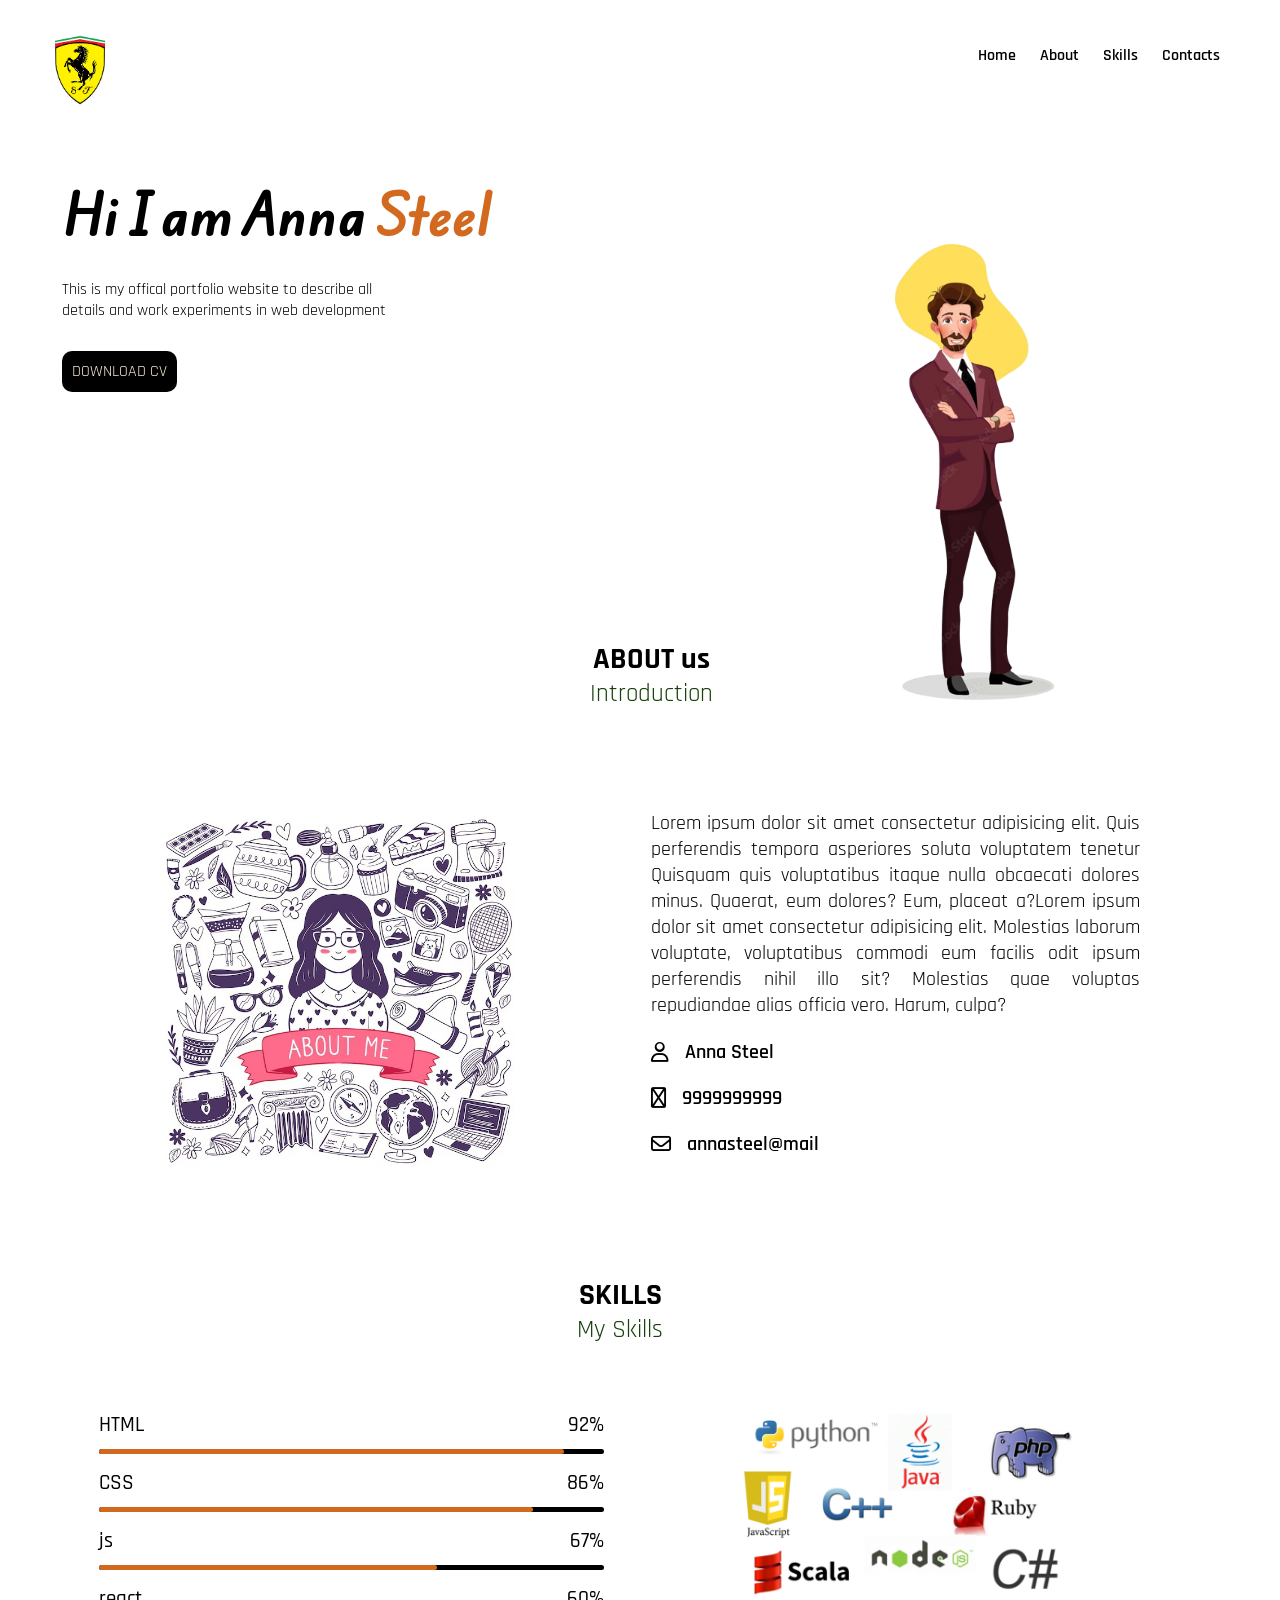
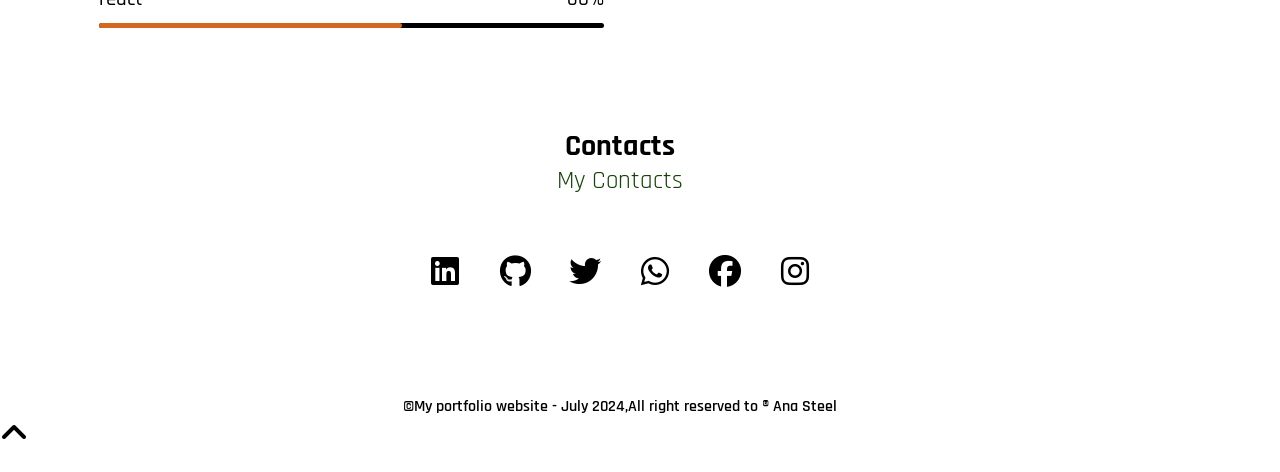
<file: index.html>
<!DOCTYPE html>
<html lang="en">
<head>
    <meta charset="UTF-8">
    <meta name="viewport" content="width=device-width, initial-scale=1.0">
    <title>Portfolio</title>
    <link rel="preconnect" href="https://fonts.googleapis.com">
<link rel="preconnect" href="https://fonts.gstatic.com" crossorigin>
<link href="https://fonts.googleapis.com/css2?family=Edu+AU+VIC+WA+NT+Hand:wght@400..700&family=Gupter:wght@400;500;700&family=Inconsolata:wght@200..900&family=Rajdhani:wght@300;400;500;600;700&display=swap" rel="stylesheet">
<link rel="stylesheet" href="./style.css">
<link rel="stylesheet" href="https://cdnjs.cloudflare.com/ajax/libs/font-awesome/6.6.0/css/all.min.css" integrity="sha512-Kc323vGBEqzTmouAECnVceyQqyqdsSiqLQISBL29aUW4U/M7pSPA/gEUZQqv1cwx4OnYxTxve5UMg5GT6L4JJg==" crossorigin="anonymous" referrerpolicy="no-referrer" />
</head>
<link rel="stylesheet" href="style.css">
<body>
    <div id="container">
    <nav>
        <img class="logo" src="./images/logoo.png" alt="logo">
        <ul>
            <li class="listitems"><a class="links" href="">Home</a></li>
            <li class="listitems"><a class="links" href="">About</a></li>
            <li class="listitems"><a class="links" href="">Skills</a></li>
            <li class="listitems"><a class="links" href="">Contacts</a></li>
        </ul>
    </nav>
    <!-- home -->
    <section id="home">
       <div class="homecontent">
            <h1 id="username">Hi I am Anna <span id="nme">Steel</span> </h1>
            <p id="userdetail">This is my offical portfolio website to describe all
                <br>
                details and work experiments in web development
                </p>
                <a id="download" href="./cv.png" download="">DOWNLOAD CV</a>
    
       </div>
       <div class="homeImages">
        <img src="./images/dnm.png" alt="shape" id="shape" class="group1">
        <img src="./images/img2.png" alt="boy" id="boy" class="group1">
       </div>
        </section>
        <!-- about -->
    <section id="about">
        <div class="sectionhead">
            <h2 class="mainhead">ABOUT us</h2>
            <span class="subhead">Introduction</span>

        </div>
        <div class="aboutbody">
            <div class="aboutimage">
                <img class="img1" src="./images/immg.jpg" alt="image">
            </div>
           <div class="aboutcontent">
        <p>Lorem ipsum dolor sit amet consectetur adipisicing elit. Quis perferendis tempora asperiores soluta voluptatem tenetur Quisquam quis voluptatibus itaque nulla obcaecati dolores minus. Quaerat, eum dolores? Eum, placeat a?Lorem ipsum dolor sit amet consectetur adipisicing elit. Molestias laborum voluptate, voluptatibus commodi eum facilis odit ipsum perferendis nihil illo sit? Molestias quae voluptas repudiandae alias officia vero. Harum, culpa?</p>
           
                <div class="inform">
                  <div class="infobox">
                <i class="fa-regular fa-user"></i>
                <span>Anna Steel </span>
                  </div>
                  <div class="infobox">
                    <i class="fa-regular fa-phone"></i>
                    <span>9999999999</span>
                  </div>
                    <div class="infobox">
                        <i class="fa-regular fa-envelope"></i>
                        <span>annasteel@mail</span>
                    </div>
            </div>
            </div>
        </div>
    
    </section>
    <section id="skills">
        <div class="sectionhead">
            <h2 class="mainhead">SKILLS</h2>
            <span class="subhead">My Skills</span>
        </div>
         <div class="skillcontent">
            <div class="progressbar">
               <div class="bars">
                <div class="barhead">HTML</div>
                <div class="barpercent">92%</div>
                <div class="basebar"></div>
                <div class="basebar htmlbar"></div>
               </div>
               <div class="bars">
                <div class="barhead">CSS</div>
                <div class="barpercent">86%</div>
                <div class="basebar"></div>
                <div class="basebar cssbar"></div>
               </div>
               <div class="bars">
                <div class="barhead">js</div>
                <div class="barpercent">67%</div>
                <div class="basebar"></div>
                <div class="basebar jsbar"></div>
               </div>
               <div class="bars">
                <div class="barhead">react</div>
                <div class="barpercent">60%</div>
                <div class="basebar"></div>
                <div class="basebar reactbar"></div>
               </div>
            </div>
            
                <div class="skillimage">
                    <img id="img2" src="./images/skills.png" alt="skills">
                </div>
            </div>
         
    </section>
    <section id="contacts">
        <div class="sectionhead">
            <h2 class="mainhead">Contacts</h2>
            <span class="subhead">My Contacts</span>
        </div>
        <div class="iconcollection">
            <div class="icon">
                <a href="" target="_blank"><i class="fa-brands fa-linkedin brands"></i></a>
            </div>
            <div class="icon">
                <a href="" target="_blank"><i class="fa-brands fa-github brands"></i></a>
            </div>
            <div class="icon">
                <a href="" target="_blank"><i class="fa-brands fa-twitter brands"></i></a>
            </div>
            <div class="icon">
                <a href="" target="_blank"><i class="fa-brands fa-whatsapp brands"></i></a>
            </div>
            <div class="icon">
                <a href="" target="_blank"><i class="fa-brands fa-facebook brands"></i></a>
            </div>
            <div class="icon">
                <a href="https://www.instagram.com/" target="_blank"><i class="fa-brands fa-instagram brands"></i></a>
            </div>
        </div>
    </section>
    <footer>
        <p id="copyright"> &copy;My portfolio website - July 2024,All right reserved to &reg; Ana Steel</p>
        <div class="Icons uparrow">
            <a href="#container" ><i class="fa-solid fa-angle-up brands"></i></a>
        </div>
       </footer>
</div>
</body>
</html>
</file>
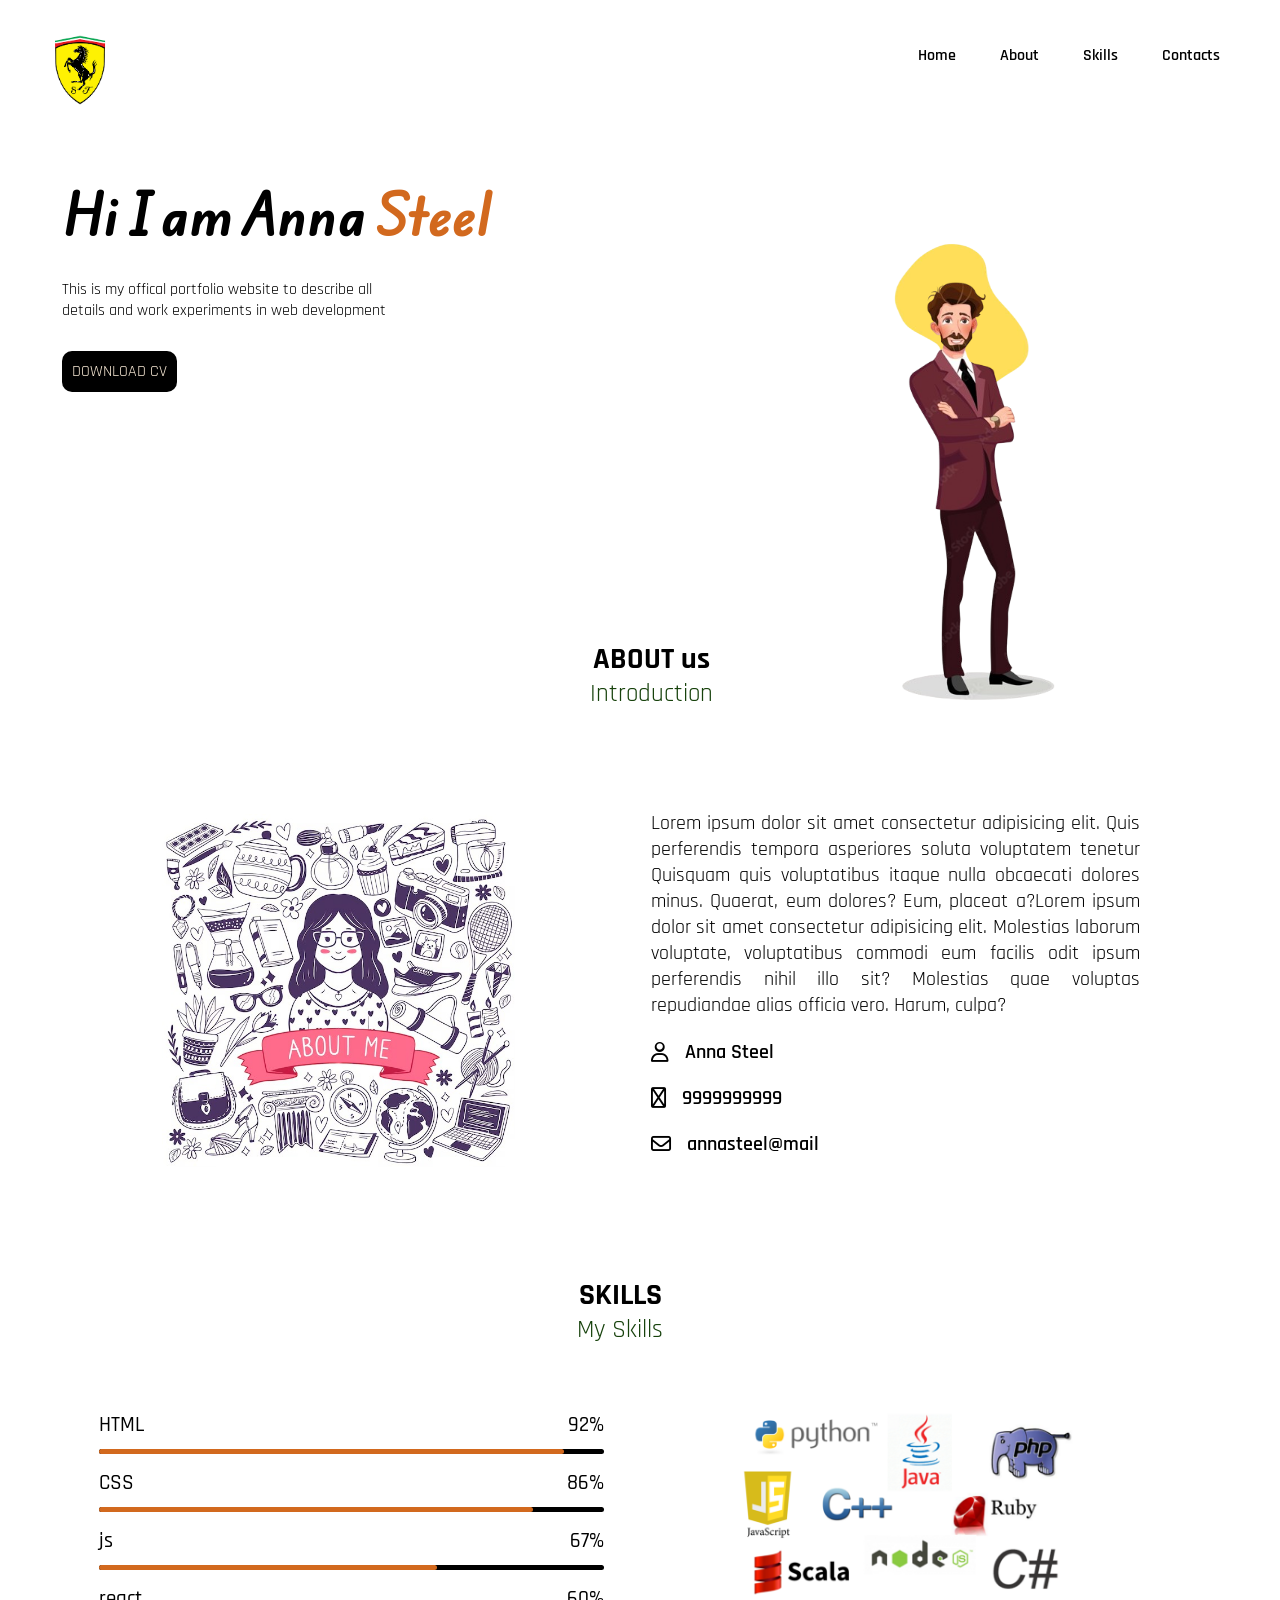
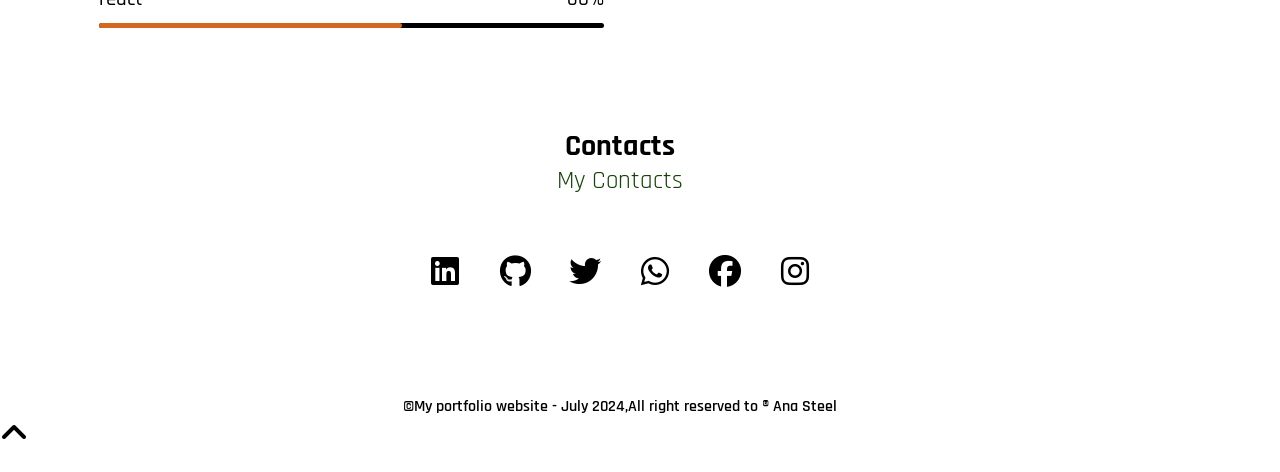
<file: first/index.html>
<!DOCTYPE html>
<html lang="en">
<head>
    <meta charset="UTF-8">
    <meta name="viewport" content="width=device-width, initial-scale=1.0">
    <title>Portfolio</title>
    <link rel="preconnect" href="https://fonts.googleapis.com">
<link rel="preconnect" href="https://fonts.gstatic.com" crossorigin>
<link href="https://fonts.googleapis.com/css2?family=Edu+AU+VIC+WA+NT+Hand:wght@400..700&family=Gupter:wght@400;500;700&family=Inconsolata:wght@200..900&family=Rajdhani:wght@300;400;500;600;700&display=swap" rel="stylesheet">
<link rel="stylesheet" href="./style.css">
<link rel="stylesheet" href="https://cdnjs.cloudflare.com/ajax/libs/font-awesome/6.6.0/css/all.min.css" integrity="sha512-Kc323vGBEqzTmouAECnVceyQqyqdsSiqLQISBL29aUW4U/M7pSPA/gEUZQqv1cwx4OnYxTxve5UMg5GT6L4JJg==" crossorigin="anonymous" referrerpolicy="no-referrer" />
</head>
<body>
    <div id="container">
    <nav>
        <img class="logo" src="./images/logoo.png" alt="logo">
        <ul>
            <li class="listitems"><a class="links" href="">Home</a></li>
            <li class="listitems"><a class="links" href="">About</a></li>
            <li class="listitems"><a class="links" href="">Skills</a></li>
            <li class="listitems"><a class="links" href="">Contacts</a></li>
        </ul>
    </nav>
    <!-- home -->
    <section id="home">
       <div class="homecontent">
            <h1 id="username">Hi I am Anna <span id="nme">Steel</span> </h1>
            <p id="userdetail">This is my offical portfolio website to describe all
                <br>
                details and work experiments in web development
                </p>
                <a id="download" href="./cv.png" download="">DOWNLOAD CV</a>
    
       </div>
       <div class="homeImages">
        <img src="./images/dnm.png" alt="shape" id="shape" class="group1">
        <img src="./images/img2.png" alt="boy" id="boy" class="group1">
       </div>
        </section>
        <!-- about -->
    <section id="about">
        <div class="sectionhead">
            <h2 class="mainhead">ABOUT us</h2>
            <span class="subhead">Introduction</span>

        </div>
        <div class="aboutbody">
            <div class="aboutimage">
                <img class="img1" src="./images/immg.jpg" alt="image">
            </div>
           <div class="aboutcontent">
        <p>Lorem ipsum dolor sit amet consectetur adipisicing elit. Quis perferendis tempora asperiores soluta voluptatem tenetur Quisquam quis voluptatibus itaque nulla obcaecati dolores minus. Quaerat, eum dolores? Eum, placeat a?Lorem ipsum dolor sit amet consectetur adipisicing elit. Molestias laborum voluptate, voluptatibus commodi eum facilis odit ipsum perferendis nihil illo sit? Molestias quae voluptas repudiandae alias officia vero. Harum, culpa?</p>
           
                <div class="inform">
                  <div class="infobox">
                <i class="fa-regular fa-user"></i>
                <span>Anna Steel </span>
                  </div>
                  <div class="infobox">
                    <i class="fa-regular fa-phone"></i>
                    <span>9999999999</span>
                  </div>
                    <div class="infobox">
                        <i class="fa-regular fa-envelope"></i>
                        <span>annasteel@mail</span>
                    </div>
            </div>
            </div>
        </div>
    
    </section>
    <section id="skills">
        <div class="sectionhead">
            <h2 class="mainhead">SKILLS</h2>
            <span class="subhead">My Skills</span>
        </div>
         <div class="skillcontent">
            <div class="progressbar">
               <div class="bars">
                <div class="barhead">HTML</div>
                <div class="barpercent">92%</div>
                <div class="basebar"></div>
                <div class="basebar htmlbar"></div>
               </div>
               <div class="bars">
                <div class="barhead">CSS</div>
                <div class="barpercent">86%</div>
                <div class="basebar"></div>
                <div class="basebar cssbar"></div>
               </div>
               <div class="bars">
                <div class="barhead">js</div>
                <div class="barpercent">67%</div>
                <div class="basebar"></div>
                <div class="basebar jsbar"></div>
               </div>
               <div class="bars">
                <div class="barhead">react</div>
                <div class="barpercent">60%</div>
                <div class="basebar"></div>
                <div class="basebar reactbar"></div>
               </div>
            </div>
            
                <div class="skillimage">
                    <img id="img2" src="./images/skills.png" alt="skills">
                </div>
            </div>
         
    </section>
    <section id="contacts">
        <div class="sectionhead">
            <h2 class="mainhead">Contacts</h2>
            <span class="subhead">My Contacts</span>
        </div>
        <div class="iconcollection">
            <div class="icon">
                <a href="" target="_blank"><i class="fa-brands fa-linkedin brands"></i></a>
            </div>
            <div class="icon">
                <a href="" target="_blank"><i class="fa-brands fa-github brands"></i></a>
            </div>
            <div class="icon">
                <a href="" target="_blank"><i class="fa-brands fa-twitter brands"></i></a>
            </div>
            <div class="icon">
                <a href="" target="_blank"><i class="fa-brands fa-whatsapp brands"></i></a>
            </div>
            <div class="icon">
                <a href="" target="_blank"><i class="fa-brands fa-facebook brands"></i></a>
            </div>
            <div class="icon">
                <a href="" target="_blank"><i class="fa-brands fa-instagram brands"></i></a>
            </div>
        </div>
    </section>
    <footer>
        <p id="copyright"> &copy;My portfolio website - July 2024,All right reserved to &reg; Ana Steel</p>
        <div class="Icons uparrow">
            <a href="#container" ><i class="fa-solid fa-angle-up brands"></i></a>
        </div>
       </footer>
</div>
</body>
</html>
</file>
<file: style.css>
*{
    margin: 0;
    padding: 0;
    box-sizing: border-box;
    font-family: "Rajdhani", sans-serif; 
}
#container
{
    width: 100%;
    height: 100vh;
    position: relative;
  padding-right: 40px;
 

}
nav{
    display: flex;
    justify-content: space-between;
    align-items: center;
    margin-left:40px;
}
.logo{
    margin-top: 30px;

    width: 80px;
}
.listitems{
    list-style: none;
    display: inline;
    margin: 0px 20px 0px 0px;

}
.links{
    text-decoration: none;
    font-weight: 600;
    color: black;
}
.links:hover
{
    text-decoration: underline;
color: brown;
}
.homecontent{
    margin: 5% 0px 0px 5%;
}
#username
{
    font-family: "Edu AU VIC WA NT Hand", cursive;
    margin-bottom: 20px;
    font-size: 50px;
}
#nme
{
    font-family: "Edu AU VIC WA NT Hand", cursive;
    color: chocolate;
}
#userdetails
{
    line-height: 1.2;
}
#download
{
    text-decoration: none;
    background-color: black;
    color: antiquewhite;
    padding: 10px;
    border-radius: 10px;
    display: inline-block;
    margin-top: 30px;
}
.homeImages
{
    width: 45%;
    height: 75%;
    position: absolute;
    right: 30px;
    bottom: 0px;

}
.group1
{
    position: absolute;
    height: 70%;
    bottom: 170px;
    left: 50%;
    transform: translateX(-50%);
    transition: bottom 2s,left 1s;
}
#shape{
    width: 140px;
    height: 200px;
    margin-bottom: 300px;
}
.homeImages:hover #shape
{
    bottom: 70px;
}
.homeImages:hover #boy
{
    left:40%;
}
#about
{
    margin: 20% 0px 8% 5%;
}
.sectionhead
{
    text-align: center;
}
.mainhead
{
    font-size: 30px;
}
.subhead{
    color:rgb(23, 66, 12) ;
    font-size: 25px;
}
.aboutbody
{
    margin-top: 100px;
    display: grid;
    grid-template-columns: repeat(2,1fr);
    /* gap: 50px; */
    align-items: center;
  
}
.img1{
    width: 60%;
    margin-left: 100px;
}
.aboutcontent{
    font-size: 20px;
    text-align: justify;
    margin-right: 100px;
}
.inform{
    margin-top: 1.3rem;
    font-weight: 600;
}
.infobox
{
    margin-bottom: 20px;
    display: flex;
    align-items: center;
}
.infobox>span{
    margin-left: 1rem;
}
#skills
{
    margin: 8% 8% 0px 8%;
}
.skillcontent{
    display: grid;
    grid-template-columns: repeat(2,1fr);
    margin-top: 50px;
    align-items: center;
    gap: 2rem;
    margin-top: 50px;
}

.barhead{
    font-weight: 600;
}
#img2{
    width: 70%;
    margin-left: 100px;
}
.bars{
    display: flex;
    justify-content: space-between;
    align-items: center;
    position: relative;
    padding: 1rem 0px;
}
.barhead,.barpercent
{
    font-weight: 500;
    font-size: 1.3rem;
}
.basebar
{
    width: 100%;
    height: 0.3rem;
    background-color: black;
    border-radius: 20px;
    position: absolute;
    bottom: 0px;
}
.htmlbar
{
    width: 92%;
    background-color: chocolate;
}
.cssbar{
    width: 86%;
    background-color: chocolate;
}
.jsbar
{
    width: 67%;
    background-color: chocolate;
}
.reactbar{
    width: 60%;
    background-color: chocolate
    ;
}
#contacts
{
    margin:8% 8% 0px 8%;
}
.iconcollection{
    margin-top: 50px;
    display: flex;
    justify-content: center;
}
.icon{
    width: 50px;
    height: 50px;
    border-radius: 50%;
    /* border: solid; */
    display: flex;
    justify-content: center;
    align-items: center;
    margin: 0px 10px;
}
.brands{
    color: black;
    font-size: 2rem;
}
.icon:hover{
    background-image: linear-gradient(to bottom right,rgb(0, 238, 255),green,yellow);
}
.icon:hover .brands{
    color: aliceblue;
    /* animation */
    animation: rotate 3s;

}
@keyframes rotate{
    0%{
        transform: rotate(40deg);
    }
    20%{
        transform: rotate(-40deg);
    }

    40%{
        transform: rotate(40deg);
    }
    60%{
        transform: rotate(-40deg);
    }
    80%{
        transform: rotate(40deg);
    }
    100%{
        transform: rotate(-40deg);
    }

}
footer{
    margin-top: 8%;
}
#copyright{
    text-align: center;
    font-weight: 600;
    
}
</file>
<file: first/style.css>
*{
    margin: 0;
    padding: 0;
    box-sizing: border-box;
    font-family: "Rajdhani", sans-serif; 
}
#container
{
    width: 100%;
    height: 100vh;
    position: relative;
  padding-right: 40px;
 

}
nav{
    display: flex;
    justify-content: space-between;
    align-items: center;
    margin-left:40px;
}
.logo{
    margin-top: 30px;

    width: 80px;
}
.listitems{
    list-style: none;
    display: inline;
    margin: 0px 20px 0px 20px;

}
.links{
    text-decoration: none;
    font-weight: 600;
    color: black;
}
.links:hover
{
    text-decoration: underline;
color: brown;
}
.homecontent{
    margin: 5% 0px 0px 5%;
}
#username
{
    font-family: "Edu AU VIC WA NT Hand", cursive;
    margin-bottom: 20px;
    font-size: 50px;
}
#nme
{
    font-family: "Edu AU VIC WA NT Hand", cursive;
    color: chocolate;
}
#userdetails
{
    line-height: 1.2;
}
#download
{
    text-decoration: none;
    background-color: black;
    color: antiquewhite;
    padding: 10px;
    border-radius: 10px;
    display: inline-block;
    margin-top: 30px;
}
.homeImages
{
    width: 45%;
    height: 75%;
    position: absolute;
    right: 30px;
    bottom: 0px;

}
.group1
{
    position: absolute;
    height: 70%;
    bottom: 170px;
    left: 50%;
    transform: translateX(-50%);
    transition: bottom 2s,left 1s;
}
#shape{
    width: 140px;
    height: 200px;
    margin-bottom: 300px;
}
.homeImages:hover #shape
{
    bottom: 70px;
}
.homeImages:hover #boy
{
    left:40%;
}
#about
{
    margin: 20% 0px 8% 5%;
}
.sectionhead
{
    text-align: center;
}
.mainhead
{
    font-size: 30px;
}
.subhead{
    color:rgb(23, 66, 12) ;
    font-size: 25px;
}
.aboutbody
{
    margin-top: 100px;
    display: grid;
    grid-template-columns: repeat(2,1fr);
    /* gap: 50px; */
    align-items: center;
  
}
.img1{
    width: 60%;
    margin-left: 100px;
}
.aboutcontent{
    font-size: 20px;
    text-align: justify;
    margin-right: 100px;
}
.inform{
    margin-top: 1.3rem;
    font-weight: 600;
}
.infobox
{
    margin-bottom: 20px;
    display: flex;
    align-items: center;
}
.infobox>span{
    margin-left: 1rem;
}
#skills
{
    margin: 8% 8% 0px 8%;
}
.skillcontent{
    display: grid;
    grid-template-columns: repeat(2,1fr);
    margin-top: 50px;
    align-items: center;
    gap: 2rem;
    margin-top: 50px;
}

.barhead{
    font-weight: 600;
}
#img2{
    width: 70%;
    margin-left: 100px;
}
.bars{
    display: flex;
    justify-content: space-between;
    align-items: center;
    position: relative;
    padding: 1rem 0px;
}
.barhead,.barpercent
{
    font-weight: 500;
    font-size: 1.3rem;
}
.basebar
{
    width: 100%;
    height: 0.3rem;
    background-color: black;
    border-radius: 20px;
    position: absolute;
    bottom: 0px;
}
.htmlbar
{
    width: 92%;
    background-color: chocolate;
}
.cssbar{
    width: 86%;
    background-color: chocolate;
}
.jsbar
{
    width: 67%;
    background-color: chocolate;
}
.reactbar{
    width: 60%;
    background-color: chocolate
    ;
}
#contacts
{
    margin:8% 8% 0px 8%;
}
.iconcollection{
    margin-top: 50px;
    display: flex;
    justify-content: center;
}
.icon{
    width: 50px;
    height: 50px;
    border-radius: 50%;
    /* border: solid; */
    display: flex;
    justify-content: center;
    align-items: center;
    margin: 0px 10px;
}
.brands{
    color: black;
    font-size: 2rem;
}
.icon:hover{
    background-image: linear-gradient(to bottom right,rgb(0, 238, 255),green,yellow);
}
.icon:hover .brands{
    color: aliceblue;
    /* animation */
    animation: rotate 3s;

}
@keyframes rotate{
    0%{
        transform: rotate(40deg);
    }
    20%{
        transform: rotate(-40deg);
    }

    40%{
        transform: rotate(40deg);
    }
    60%{
        transform: rotate(-40deg);
    }
    80%{
        transform: rotate(40deg);
    }
    100%{
        transform: rotate(-40deg);
    }

}
footer{
    margin-top: 8%;
}
#copyright{
    text-align: center;
    font-weight: 600;
    
}
</file>
